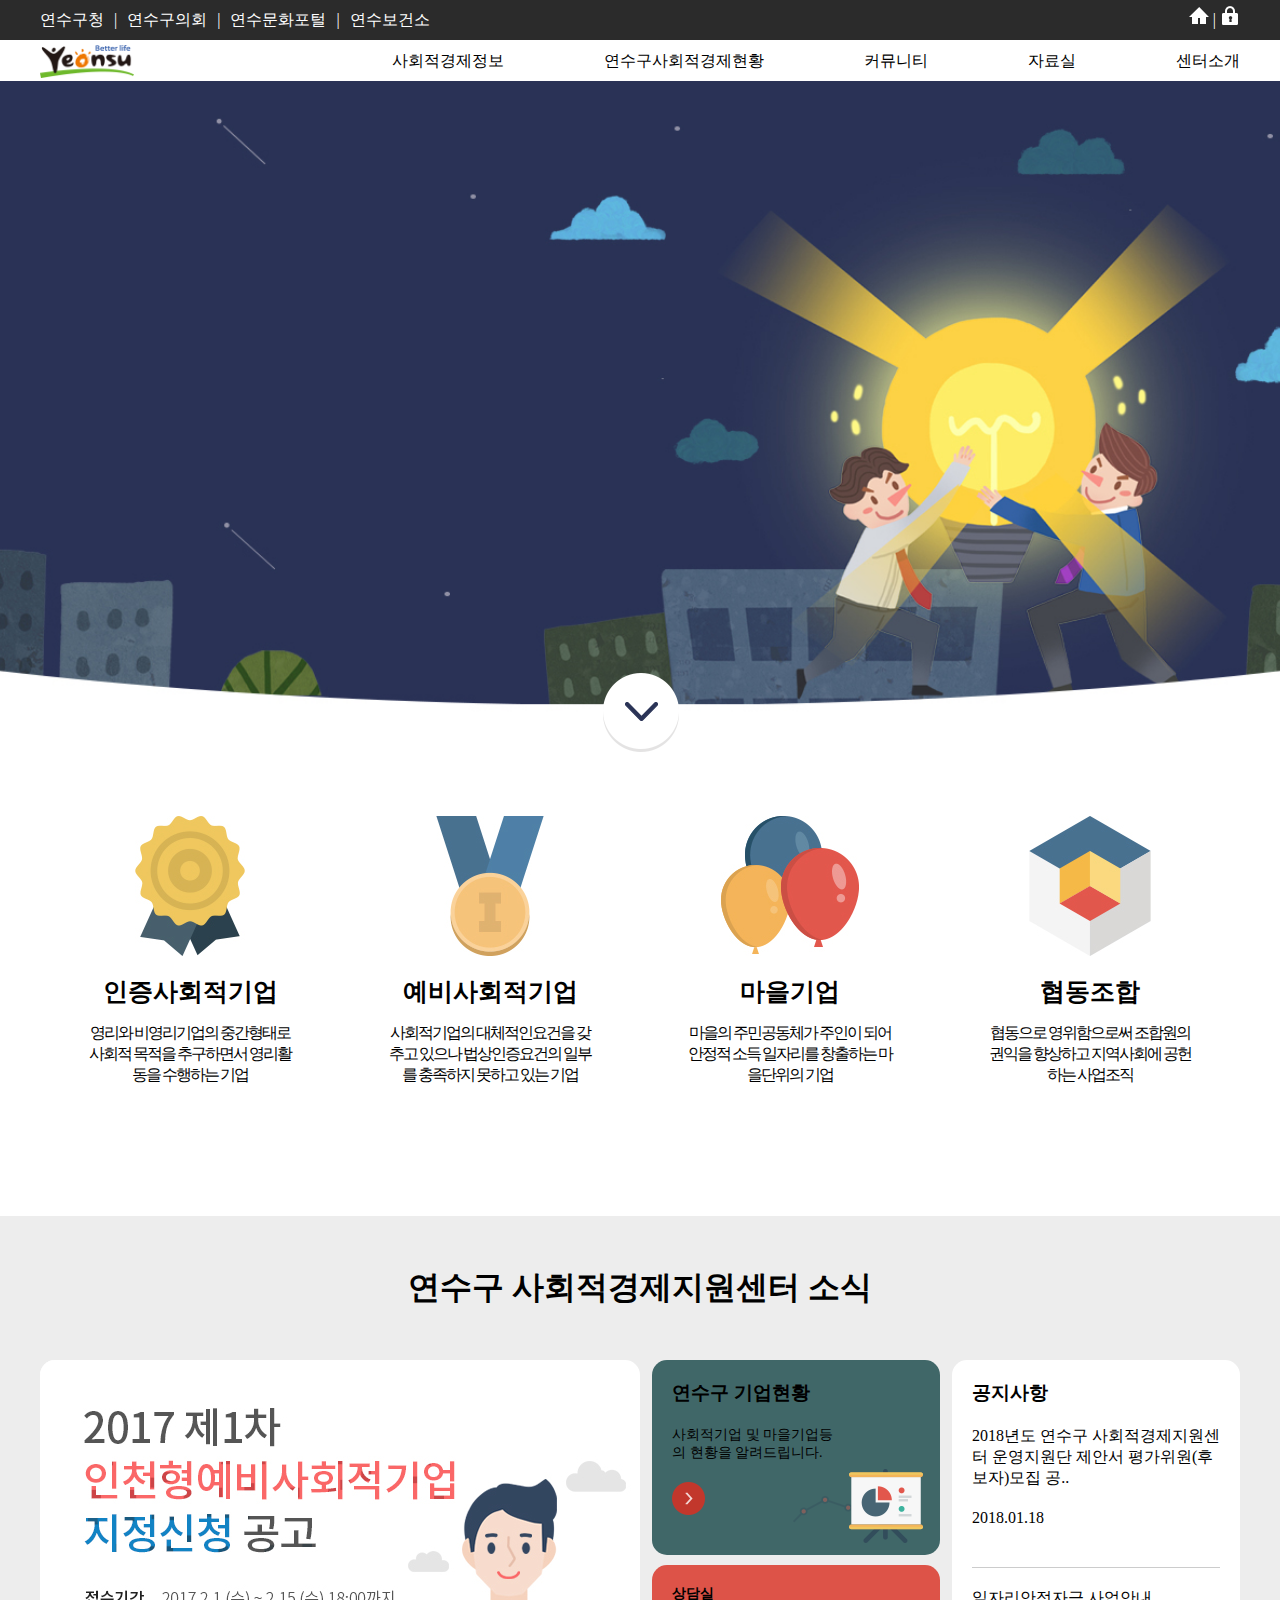
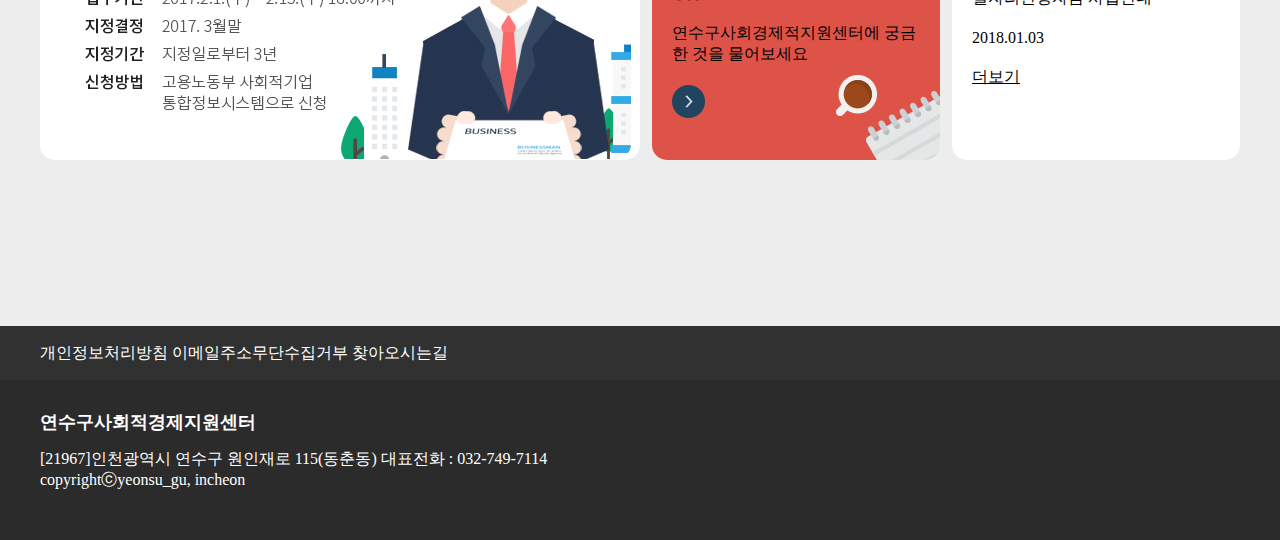
<file: index.html>
<!DOCTYPE html>
<html lang="en">

<head>
    <meta charset="UTF-8">
    <meta http-equiv="X-UA-Compatible" content="IE=edge">
    <meta name="viewport" content="width=device-width, initial-scale=1.0">
    <title>연수구</title>
    <link href="css/style.css" type="text/css" rel="stylesheet">
</head>

<body>
    <div class="wrap">
        <div class="header">
            <div class="top_black">
                <div class="inner">
                    <ul class="black_left">
                        <li>연수구청</li>
                        <li>연수구의회</li>
                        <li>연수문화포털</li>
                        <li>연수보건소</li>
                        <div class="clear"></div>
                    </ul>
                    <div class="black_right">
                        <span>
                            <img src="img/gnb_home.png" alt="홈">
                        </span>
                        <span>|</span>
                        <span>
                            <img src="img/gnb_login.png" alt="로그인">
                        </span>
                    </div>
                    <div class="clear"></div>
                </div>
            </div>
            <div class="top_white">
                <div class="inner">
                    <div class="logo">
                        <img src="img/logo.png" alt="로고">
                    </div>
                    <ul class="menu">
                        <li>사회적경제정보</li>
                        <li>연수구사회적경제현황</li>
                        <li>커뮤니티</li>
                        <li>자료실</li>
                        <li>센터소개</li>
                        <div class="clear"></div>
                    </ul>
                    <div class="clear"></div>
                </div>
            </div>
        </div>
        <div class="mainimg">
            <div class="down_btn">
                <img src="img/arrow_btn.png" alt="아래쪽보기">
            </div>
        </div>
        <div class="contents">
            <div class="box1">
                <div class="inner">
                    <div class="list">
                        <img src="img/quick01.jpg" alt="리본">
                        <h3>인증사회적기업</h3>
                        <p>영리와 비영리기업의 중간형태로
                            사회적 목적을 추구하면서
                            영리활동을 수행하는 기업</p>
                    </div>
                    <div class="list">
                        <img src="img/quick02.jpg" alt="메달">
                        <h3>예비사회적기업</h3>
                        <p>사회적기업의 대체적인요건을
                            갖추고 있으나 법상인증요건의
                            일부를 충족하지 못하고 있는 기업</p>
                    </div>
                    <div class="list">
                        <img src="img/quick03.jpg" alt="풍선">
                        <h3>마을기업</h3>
                        <p>마을의 주민공동체가 주인이 되어
                            안정적 소득 일자리를 창출하는 마을단위의 기업</p>
                    </div>
                    <div class="list">
                        <img src="img/quick04.jpg" alt="모자">
                        <h3>협동조합</h3>
                        <p>협동으로 영위함으로써 조합원의 권익을 향상하고 지역사회에 공헌하는 사업조직</p>
                    </div>
                    <div class="clear"></div>
                </div>
            </div>
            <div class="box2">
                <div class="inner">
                    <h1>연수구 사회적경제지원센터 소식</h1>
                    <div class="box2_set">
                        <div class="set_left">
                            <img src="img/popup_170126.jpg" alt="d연수구 사회적 경제지원센터">
                        </div>
                        <div class="set_cen">
                            
                            <div class="blue">
                            <div>
                                <h3>연수구 기업현황</h3>
                            <p>사회적기업 및 마을기업등의 현황을 알려드립니다.</p>
                            <img src="img/ban_btn02.png" alt="방향키"></div></div> 
                            <div class="red">
                               <div>
                                <h3>상담실</h3>
                                <p>연수구사회경제적지원센터에 궁금한 것을 물어보세요</p>
                                <img src="img/ban_btn01.png" alt="방향키">
                               </div>
                            </div>  
                        </div>
                        
                        <div class="set_right">
                            <div>
                                <h3>공지사항</h3>
                                <p>2018년도 연수구 사회적경제지원센터 운영지원단 제안서 평가위원(후보자)모집 공..</p>
                                <p>2018.01.18</p>
                               <div class="line"></div>
                                <p>일자리안정자금 사업안내</p>
                                <p class="date">2018.01.03</p>
                                <p class="more">더보기</p>
                            </div>
                        </div>
                        <div class="clear"></div>
                    </div>
                </div>
            </div>
        </div>
    </div>
    <div class="footer">
        <div class="footer_top">
            <div class="inner">
                <p>
                    <span>개인정보처리방침</span>
                    <span>이메일주소무단수집거부</span>
                    <span>찾아오시는길</span>
                </p>
            </div>
        </div>
        <div class="footer_bottom">
            <div class="inner">
                <p>연수구사회적경제지원센터</p>
                <p>[21967]인천광역시 연수구 원인재로 115(동춘동) 대표전화 : 032-749-7114<br>
                copyrightⓒyeonsu_gu, incheon</p>
            </div>
        </div>
    </div>
    </div>
    </div>
</body>

</html>
</file>
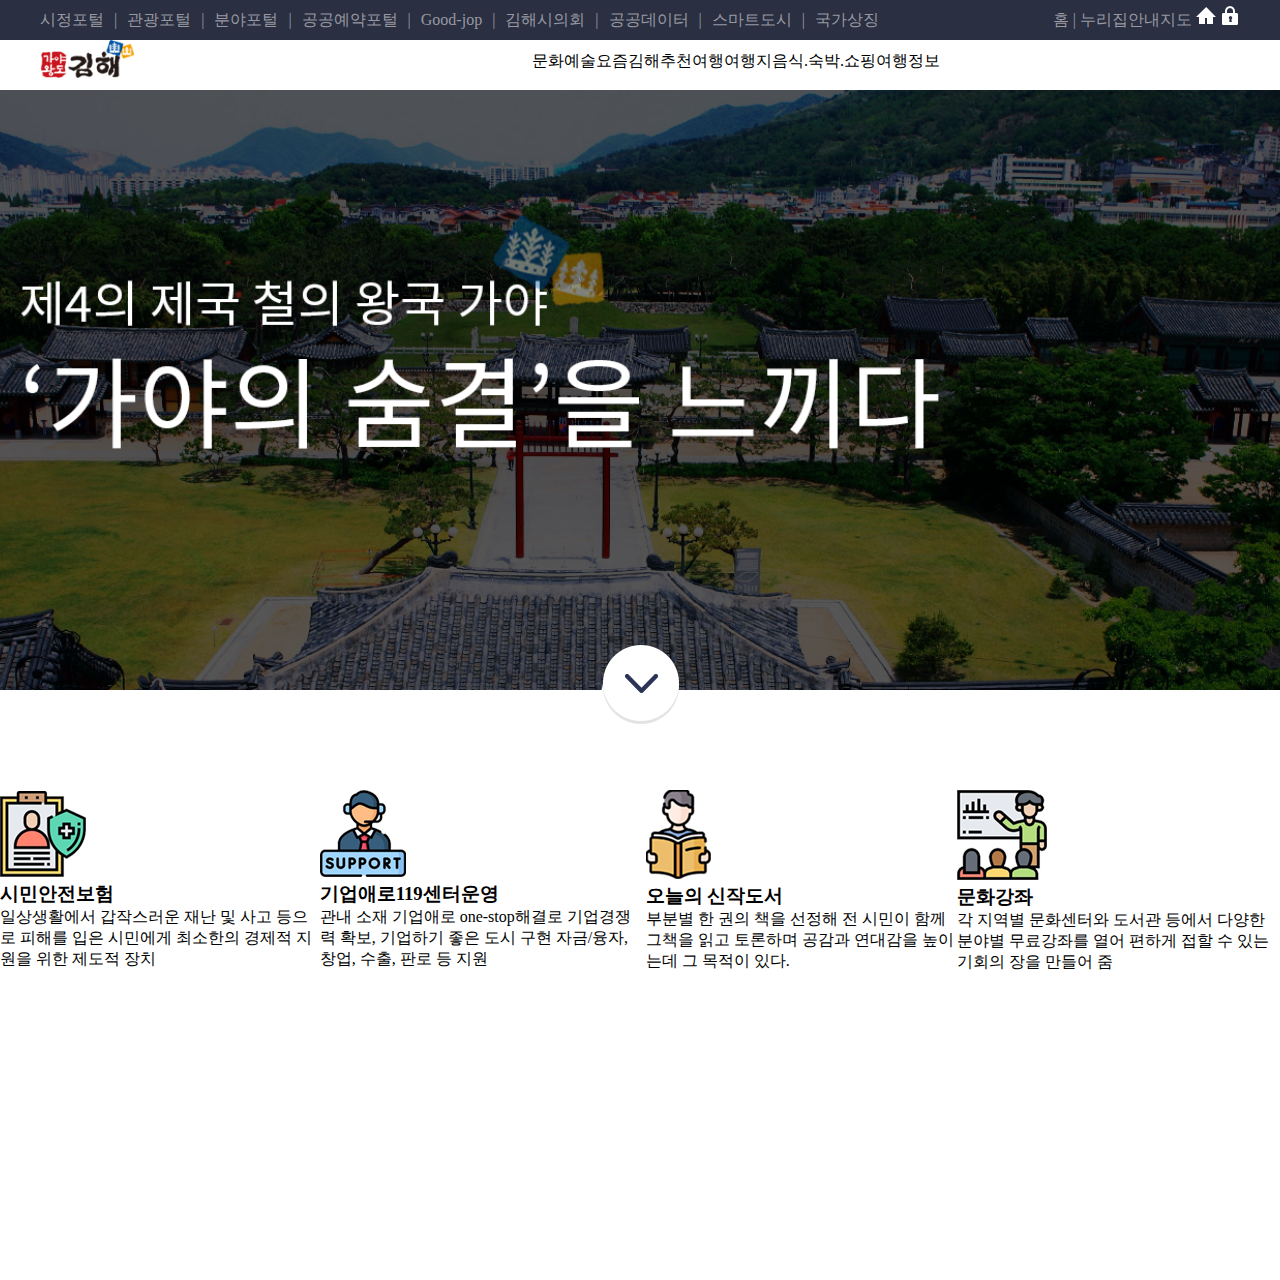
<file: 실습/index.html>
<!DOCTYPE html>
<html lang="en">

<head>
    <meta charset="UTF-8">
    <meta http-equiv="X-UA-Compatible" content="IE=edge">
    <meta name="viewport" content="width=device-width, initial-scale=1.0">
    <title>김해시청</title>
    <link href="css/style.css" type="text/css" rel="stylesheet">
</head>

<body>
    <div class="wrap">
        <div class="header">
            <div class="top_black">
                <div class="inner">
                    <ul class="black_left">
                        <li>시정포털</li>
                        <li>관광포털</li>
                        <li>분야포털</li>
                        <li>공공예약포털</li>
                        <li>Good-jop</li>
                        <li>김해시의회</li>
                        <li>공공데이터</li>
                        <li>스마트도시</li>
                        <li>국가상징</li>
                        <div class="clear"></div>
                    </ul>
                    <div class="black_right">
                        <span>
                            홈
                        </span>
                        <span>|</span>
                        <span>누리집안내지도</span>
                        <span>
                            <img src="img/gnb_home.png" alt="홈">
                        </span>
                        <span>
                            <img src="img/gnb_login.png" alt="로그인">
                        </span>
                    </div>
                    <div class="clear"></div>
                </div>
            </div>
            <div class="top_white">
                <div class="inner">
                    <div class="white_left">
                        <div class="logo">
                          <img src="img/images_10.png" alt="로고"></div>
                        <ul class="menu">
                            <li>문화예술</li>
                            <li>요즘김해</li>
                            <li>추천여행</li>
                            <li>여행지</li>
                            <li>음식.숙박.쇼핑</li>
                            <li>여행정보</li>
                            <div class="clear"></div>
                        </ul>
                    </div>
                    <div class="clear"></div>
                    <div class="white_right">
                        <span>
                         <img src="img/공공단체_07.png" alt="목록"></span>
                        </div>
                </div>
                <div class="clear"></div>
            </div>
        </div>
        <div class="mainimg">
            <div class="down_btn">
                <img src="img/arrow_btn.png" alt="아래쪽보기">
            </div>
        </div>
        <div class="contents">
            <div class="box1">
                <div class="list">
                    <img src="img/images_16.png" alt="시민안전보험">
                    <h3>시민안전보험</h3>
                    <p>일상생활에서 갑작스러운 재난 및 사고 등으로 피해를 입은 시민에게 최소한의 경제적 지원을 위한 제도적 장치</p>
                </div>
                <div class="list">
                    <img src="img/images_21.png" alt="앵커">
                    <h3>기업애로119센터운영</h3>
                    <p>관내 소재 기업애로 one-stop해결로 기업경쟁력 확보, 기업하기 좋은 도시 구현 자금/융자, 창업, 수출, 판로 등 지원         </p>
                </div>
                <div class="list">
                    <img src="img/images_23.png" alt="도서">
                    <h3>오늘의 신작도서</h3>
                    <p>부분별 한 권의 책을 선정해 전 시민이 함께 그책을 읽고 토론하며 공감과 연대감을 높이는데 그 목적이 있다.</p>
                </div>
                <div class="list">
                    <img src="img/images_18.png" alt="강좌">
                    <h3>문화강좌</h3>
                    <p>각 지역별 문화센터와 도서관 등에서 다양한 분야별 무료강좌를 열어 편하게 접할 수 있는 기회의 장을 만들어 줌</p>
                </div>
                <div class="clear"></div>
            </div>
            <div class="box2"></div>
        </div>
        <div class="footer"></div>
        <div></div>
    </div>

</body>

</html>
</file>
<file: css/style.css>
/* 고통 */
*{padding: 0; margin: 0;}
ul{list-style: none;}
.clear{clear: both;}
.inner{width: 1200px; margin: 0 auto;}

/* 헤더부분 */
..header{width: 100%;}
.top_black{width: 100%; height: 40px; background-color: #2b2b2b; color: white; line-height: 40px;}
.black_left{width: 500px; float: left;}
.black_right{float: right;}
.black_left>li{float: left;}
.black_left>li::before{display: inline_block; content: "|"; padding: 0 10px;}
.black_left>li:nth-child(1)::before{display: none;}
.top_white{width: 100%; height: 41px; line-height: 41px;}
.logo{float: left; width: 94px;}
.logo>img{width: 100%; padding-top: 5px;}
.menu{float: right;}
.menu>li{float: left; padding-left: 100px;}

/* 메인이미지 */
.mainimg{width: 100%; height: 635px; background-image: url(../img/visual_01.jpg); background-repeat: no-repeat; background-position: center center; background-size: cover; position: relative;}
.down_btn{position: absolute; width: 75px; height: 75px; left: 0; right: 0; margin: 0 auto; bottom: -5%;}

/* 콘텐츠 부분 */
.contents{width: 100%; padding-top: 100px;}
.box1{width: 100%; height: 400px;}
.list{width: 25%; float: left; text-align: center;}
.list>h3{font-size: 25px; padding: 15px 0;}
.list>p{width: 70%; margin: 0 auto; letter-spacing: -2px;}
.box2{width: 100%; height: 710px; background-color: #ededed;}
.box2>.inner>h1{text-align: center; padding: 50px 0;}
.set_left{width: 50%; height: 400px; float: left; background-color: #ffffff; border-radius: 15px;}
.set_left>img{border-radius: 15px;}
.set_cen{width: 24%; height: 400px; float: left; margin-left: 1%;}
.set_right{width: 24%; height: 400px; float: right; background-color: white; border-radius: 15px;}
.blue{width: 100%; height: 195px; background-color: #406768; margin-bottom: 10px; border-radius: 15px; background-image: url(../img/ban_ic01.png); background-repeat: no-repeat; background-position: 90% 90%;}
.red{width: 100%; height: 195px; background-color: #dd5348; border-radius: 15px; background-image: url(../img/ban_ic02.png); background-repeat: no-repeat; background-position: right bottom;}
.blue>div{padding: 20px;}
.blue>div>h3{padding-bottom: 20px;}
.blue>div>p{padding-bottom: 20px; width: 70%; font-size: 14px;}
.red>div{padding: 20px;}
.red>div>h3{padding-bottom: 20px; width: 70px; font-size: 14px;}
.red>div>p{padding-bottom: 20px;}
.set_right>div{padding: 20px;}
.set_right>div>h3{padding-bottom: 20px;}
.set_right>div>p{padding-bottom: 20px;}
.date{font-size: -12px;}
.line{border-bottom: 1px solid #ccc; margin: 20px 0;}
.more{text-decoration: underline;}

/* 푸터부분 */
.footer_top{width: 100%; height: 54px; background-color: #313131; color: #fff; line-height: 54px;}
.footer_top>.inner>p>.span{padding-top: 30px;}
.footer_top>.inner>p>.span:nth-child(1){padding-left: 0;}
.footer_bottom{width: 100%; height: 130px; background-color: #2b2b2b; color: #fff; padding-top: 30px;}
.footer_bottom>.inner>p:nth-child(1){font-weight: bold; padding-bottom: 15px; font-size: 18px;}
</file>
<file: 실습/css/style.css>
/* 공통 */
*{padding: 0; margin: 0;}
ul{list-style: none;}
.clear{clear: both;}
.inner{width: 1200px; margin: 0 auto;}

/* 헤더부분 */
.header{width: 100%;}
.top_black{width: 100%; height: 40px; background-color: #2a2f42; color: #9899a0; line-height: 40px;}
.black_left{float: left; width: 900px;}
.black_right{float: right;}
.black_left>li{float: left;}
.black_left>li::before{display: inline_block; content: "|"; padding: 0 10px;}
.black_left>li:nth-child(1)::before{display: none;}
.top_white{width: 100%; height: 50px;0px; line-height: 41px; background-color: #fff; color: #000000;}
.white_left{float: left; width: 900px;}
.white_right{float: right;}
.logo{float: left; width: 94px;}
.logo>img{width: 100%; padding_top: 5px;}
.menu{float: right;}
.menu>li{float: left;}
.white_left>li:nth-child(1)::before{display: none;}

/* 메인이미지 */
.mainimg{width: 100%; height: 600px; background-image: url(../img/공공단체_13.png); background-repeat: no-repeat; background-position: center; background-size: cover; position: relative;}
.down_btn{position: absolute; width: 75px; height: 75px; left: 0; right: 0; margin: 0 auto; bottom: -30px;}

/* 콘텐츠 부분 */
.contents{width: 100%; padding-top: 100px;}
.contents>.box1{width: 100%; height: 490px; display: flex; margin: 0 auto;}
.contents>.box1>.list1{width: 25%; height: 490px; text-align: center;}
.contents>.box1>.list2{width: 25%; height: 490px; text-align: center;}

.contents>.box1>.list3{width: 25%; height: 490px; text-align: center;}

.contents>.box1>.list4{width: 25%; height: 490px; text-align: center;}
</file>
